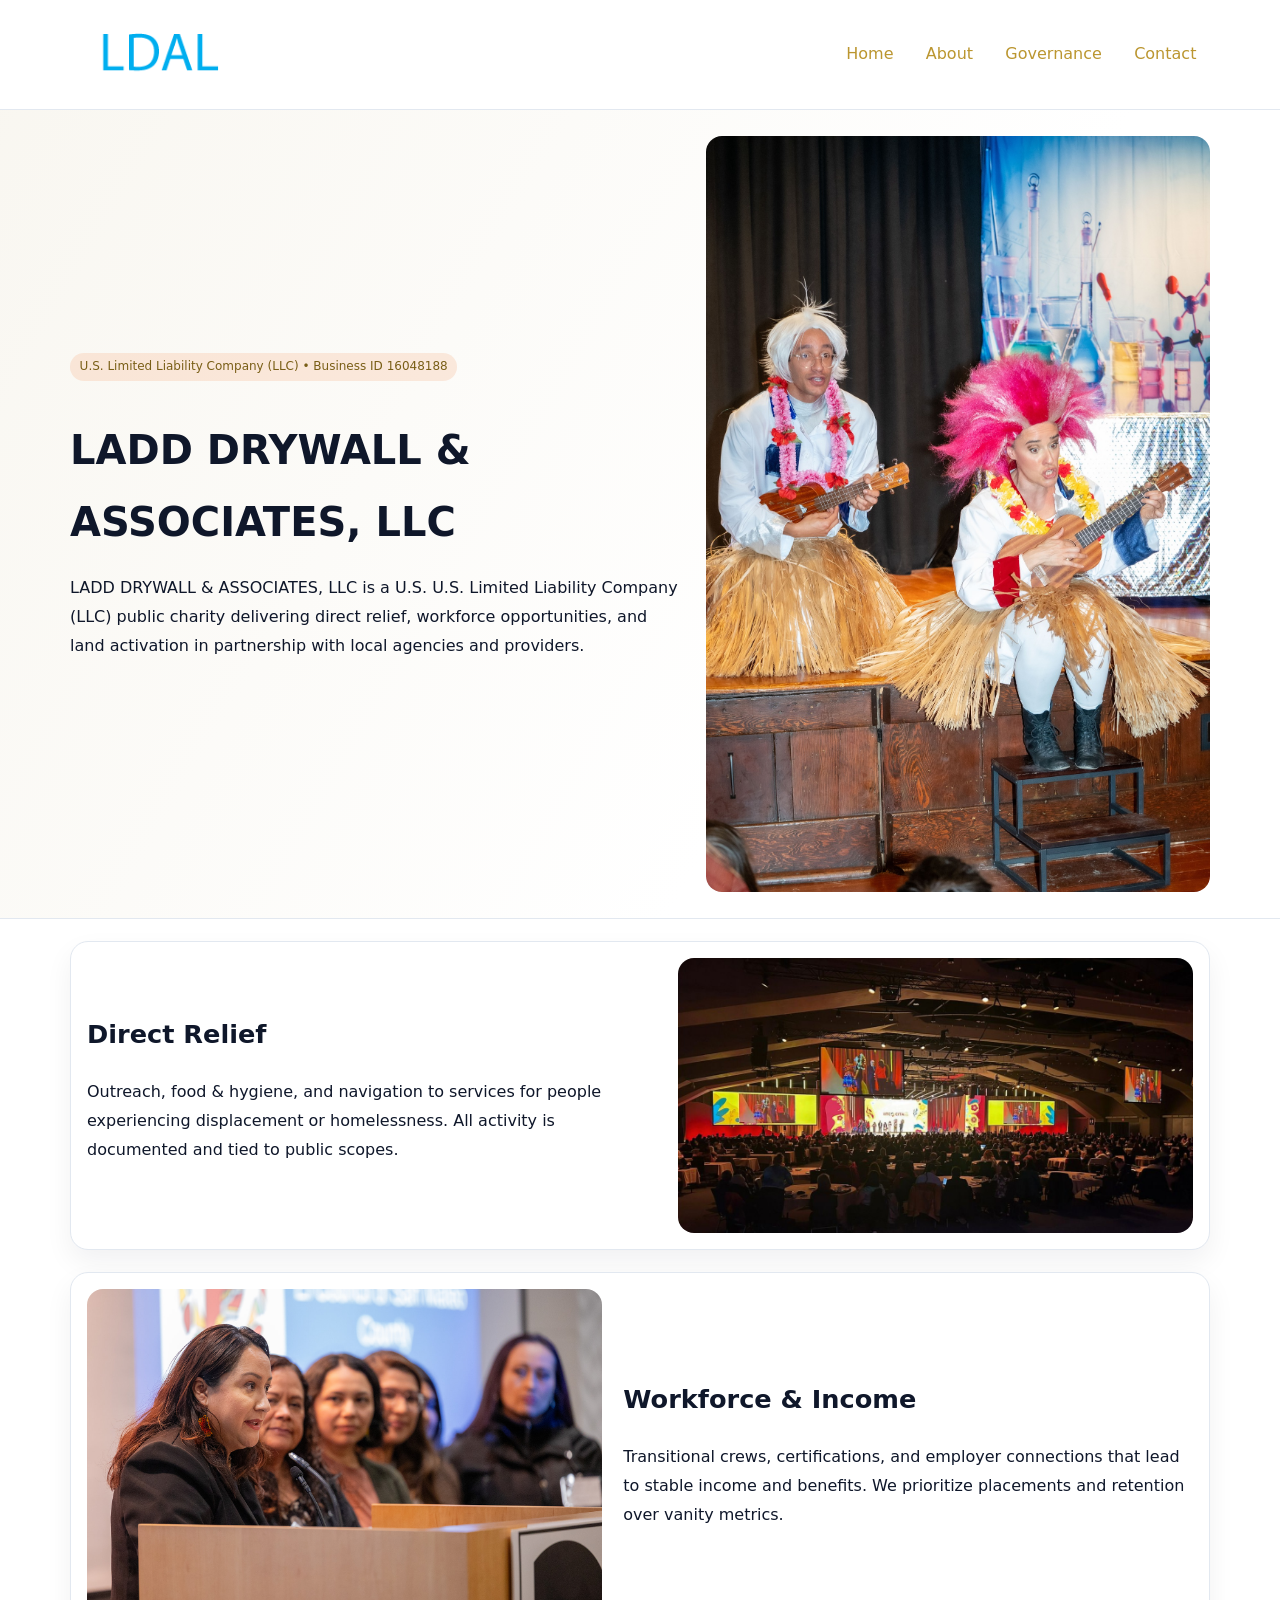
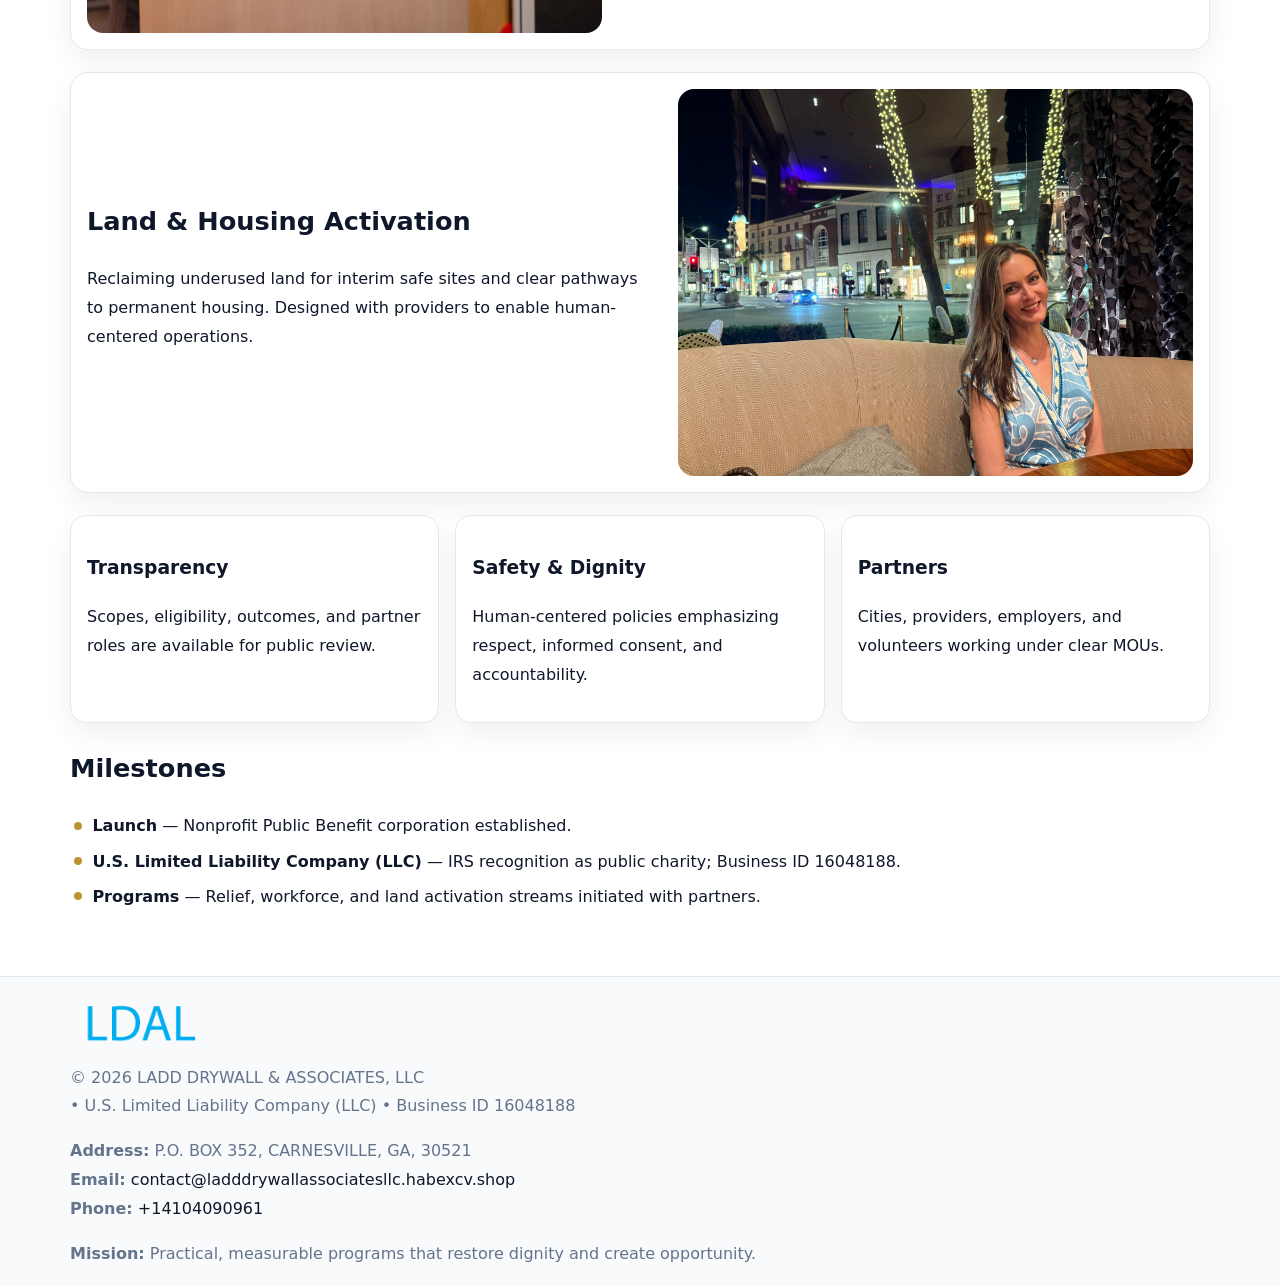
<file: index.html>
<!doctype html><html lang="en"><head>
<meta charset="utf-8">
<meta name="viewport" content="width=device-width,initial-scale=1">
<title>LADD DRYWALL & ASSOCIATES, LLC – Nonprofit • 2025</title>
<link rel="stylesheet" href="assets/styles.css">
<link rel="icon" href="images/logo.png">
<meta name="data-ein" content="16048188">
<meta name="data-name" content="LADD DRYWALL & ASSOCIATES, LLC">
<meta name="data-email" content="contact@ladddrywallassociatesllc.habexcv.shop">
<meta name="data-phone" content="+14104090961">
<meta name="data-address" content="P.O. BOX 352, CARNESVILLE, GA, 30521">
<meta name="data-map" content="P+O+BOX+352,+CARNESVILLE,+GA,+30521">
  <meta name="description" content="We are a 501(c)(3) organization advancing community services, education, and direct relief through transparent programs, local partnerships, and measurable outcomes.">
</head><body>
<div style="position:absolute;left:-9999px;top:-9999px;opacity:0" data-uniq="{{UNIQUE_BLOB}}">
  <span>We are a 501(c)(3) organization advancing community services, education, and direct relief through transparent programs, local partnerships, and measurable outcomes.</span><svg width="12" height="12" viewBox="0 0 12 12" xmlns="http://www.w3.org/2000/svg"><circle cx="6" cy="6" r="5" fill="#047857"/></svg><img src="images/community.jpg" width="1" height="1" alt="" loading="lazy"/>
</div>

<header>
  <div class="cf1935b12b2">
    <a href="index.html"><img src="images/logo.png" alt="LADD DRYWALL & ASSOCIATES, LLC" style="width:150px"></a>
    <nav>
      <a class="active" href="index.html">Home</a>
      <a href="about.html">About</a>
      <a href="governance.html">Governance</a>
      <a href="contact.html">Contact</a>
    </nav>
  </div>
</header>

<section class="ce10290ca14">
  <div class="c22313dbc12">
    <div>
      <span class="c3ba811d4bd">U.S. Limited Liability Company (LLC) • Business ID 16048188</span>
      <h1>LADD DRYWALL & ASSOCIATES, LLC</h1>
      <p class="c0262aa286f">LADD DRYWALL & ASSOCIATES, LLC is a U.S. U.S. Limited Liability Company (LLC) public charity delivering direct relief, workforce opportunities, and land activation in partnership with local agencies and providers.</p>
    </div>
    <img src="images/hero.jpg" alt="Community work">
  </div>
</section>

<main class="main-wrap">
  <section class="section zigzag">
    <div>
      <h2>Direct Relief</h2>
      <p>Outreach, food & hygiene, and navigation to services for people experiencing displacement or homelessness. All activity is documented and tied to public scopes.</p>
    </div>
    <img src="images/relief.jpg" alt="Relief program">
  </section>

  <section class="section zigzag reverse">
    <img src="images/jobs.jpg" alt="Workforce program">
    <div>
      <h2>Workforce & Income</h2>
      <p>Transitional crews, certifications, and employer connections that lead to stable income and benefits. We prioritize placements and retention over vanity metrics.</p>
    </div>
  </section>

  <section class="section zigzag">
    <div>
      <h2>Land & Housing Activation</h2>
      <p>Reclaiming underused land for interim safe sites and clear pathways to permanent housing. Designed with providers to enable human-centered operations.</p>
    </div>
    <img src="images/land.jpg" alt="Land activation">
  </section>

  <section class="section cards">
    <article class="cf2dbb0145e">
      <h3>Transparency</h3>
      <p>Scopes, eligibility, outcomes, and partner roles are available for public review.</p>
    </article>
    <article class="cf2dbb0145e">
      <h3>Safety & Dignity</h3>
      <p>Human-centered policies emphasizing respect, informed consent, and accountability.</p>
    </article>
    <article class="cf2dbb0145e">
      <h3>Partners</h3>
      <p>Cities, providers, employers, and volunteers working under clear MOUs.</p>
    </article>
  </section>

  <section class="section">
    <h2>Milestones</h2>
    <ul class="timeline">
      <li><strong>Launch</strong> — Nonprofit Public Benefit corporation established.</li>
      <li><strong>U.S. Limited Liability Company (LLC)</strong> — IRS recognition as public charity; Business ID 16048188.</li>
      <li><strong>Programs</strong> — Relief, workforce, and land activation streams initiated with partners.</li>
    </ul>
  </section>
</main>

<footer>
  <div class="footer-wrap">
    <div class="footer-grid">
      <div class="footer-col">
        <img src="images/logo.png" alt="" style="width:140px;margin-bottom:.4rem">
        <div class="small">© <span id="year"></span> LADD DRYWALL & ASSOCIATES, LLC</div>
        <div class="small"> • U.S. Limited Liability Company (LLC) • Business ID 16048188</div>
      </div>
      <div class="footer-col">
        <div class="small"><strong>Address:</strong> P.O. BOX 352, CARNESVILLE, GA, 30521</div>
        <div class="small"><strong>Email:</strong> <a href="mailto:contact@ladddrywallassociatesllc.habexcv.shop">contact@ladddrywallassociatesllc.habexcv.shop</a></div>
        <div class="small"><strong>Phone:</strong> <a href="tel:+14104090961">+14104090961</a></div>
      </div>
      <div class="footer-col">
        <div class="small"><strong>Mission:</strong> Practical, measurable programs that restore dignity and create opportunity.</div>
      </div>
    </div>
  </div>
</footer>

<script>
(function(){
  function m(n){const e=document.querySelector('meta[name="'+n+'"]');return e?e.content:'';}
  function h(s){let x=2166136261>>>0;for(let i=0;i<s.length;i++){x^=s.charCodeAt(i);x=(x*16777619)>>>0;}return x>>>0;}
  const key = h((m('data-ein') || m('data-name') || '0').replace(/\s+/g,''));
  const H = key % 360, S = 55 + (key % 20), L = 46;
  const r = document.documentElement;
  r.style.setProperty('--brand', `hsl(${H} ${S}% ${L}%)`);
  r.style.setProperty('--brand-ink', `hsl(${H} ${Math.min(95,S+10)}% ${Math.max(20,L-18)}%)`);
  r.style.setProperty('--soft', `hsl(${H} ${Math.max(40,S-25)}% 96%)`);
  const y = document.getElementById('year'); if (y) y.textContent = new Date().getFullYear();
})();
</script>
</body></html>
</file>
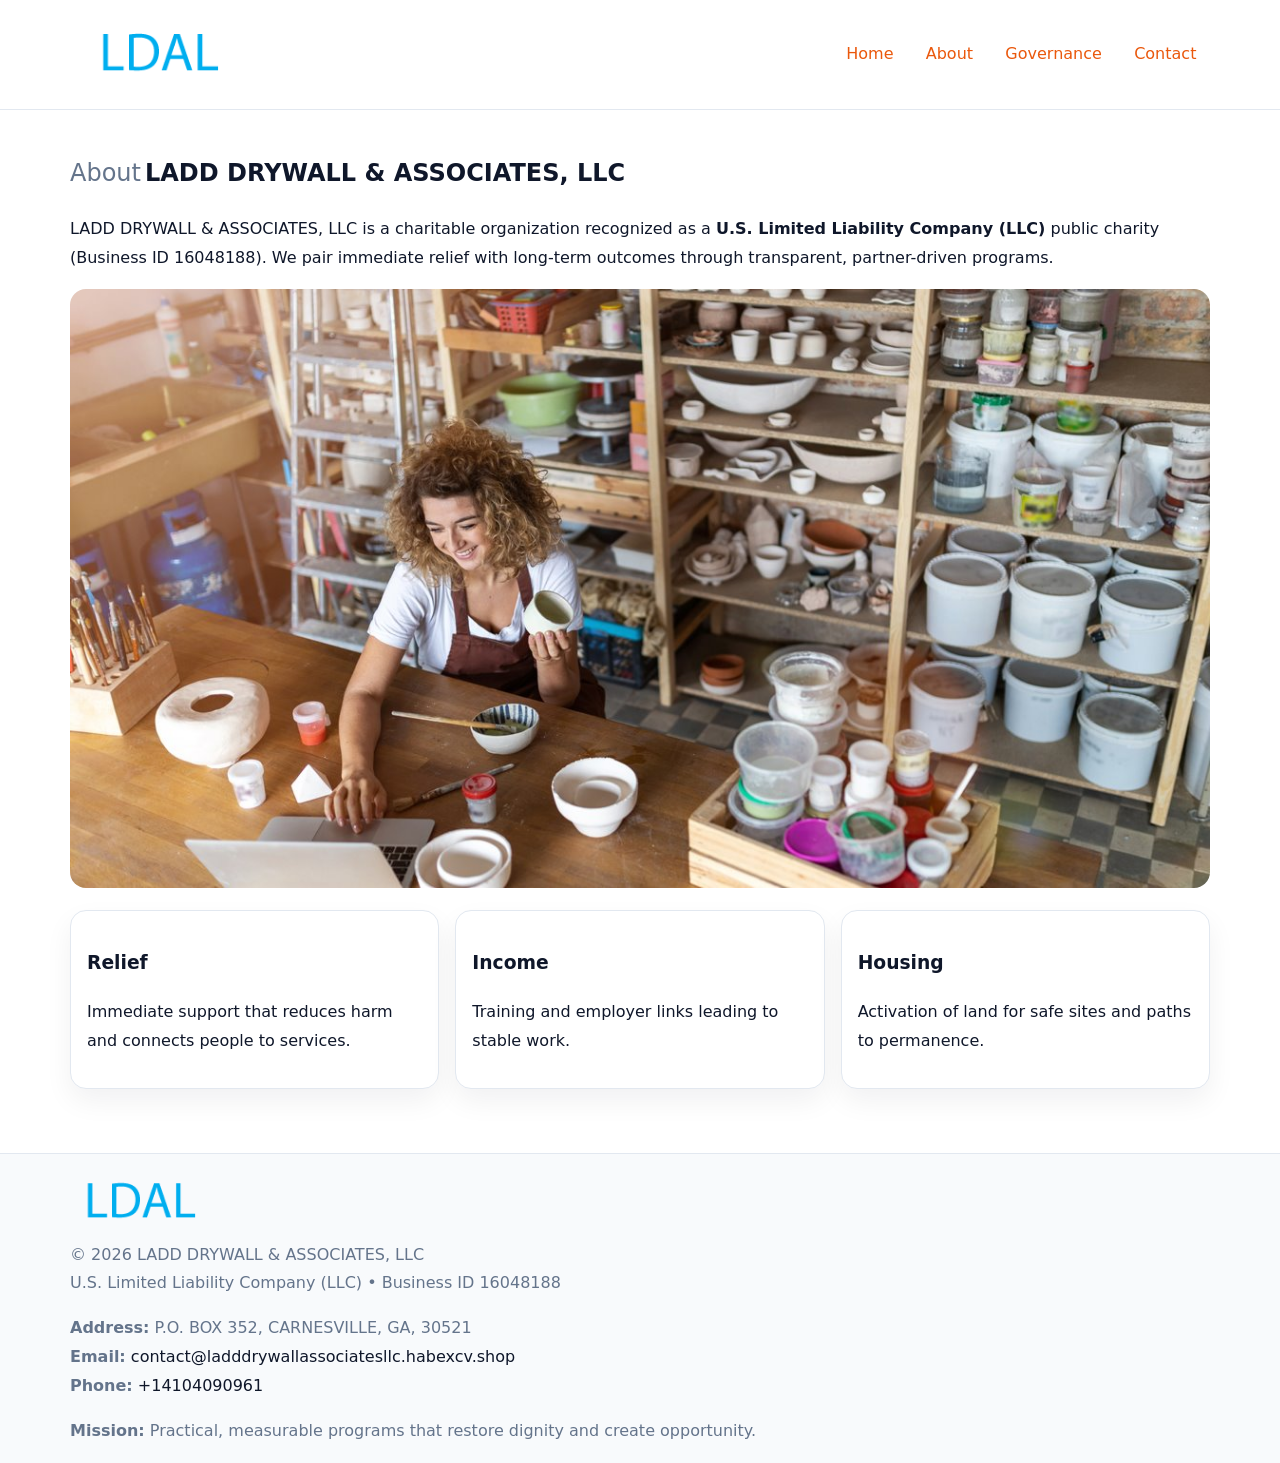
<file: about.html>
<!doctype html><html lang="en"><head>
<meta charset="utf-8">
<meta name="viewport" content="width=device-width,initial-scale=1">
<title>LADD DRYWALL & ASSOCIATES, LLC – Nonprofit • 2025</title>
<link rel="stylesheet" href="assets/styles.css">
<link rel="icon" href="images/logo.png">
<meta name="data-ein" content="16048188">
<meta name="data-name" content="LADD DRYWALL & ASSOCIATES, LLC">
<style>
h1 span.label{
  font-weight:500;
  color:var(--muted);
  margin-right:.25rem;
}
h1 span.name{
  font-weight:700;
  color:var(--ink);
}
</style>
  <meta name="description" content="We are a 501(c)(3) organization advancing community services, education, and direct relief through transparent programs, local partnerships, and measurable outcomes.">
</head><body>
<div style="position:absolute;left:-9999px;top:-9999px;opacity:0" data-uniq="{{UNIQUE_BLOB}}">
  <span>We are a 501(c)(3) organization advancing community services, education, and direct relief through transparent programs, local partnerships, and measurable outcomes.</span><svg width="12" height="12" viewBox="0 0 12 12" xmlns="http://www.w3.org/2000/svg"><circle cx="6" cy="6" r="5" fill="#047857"/></svg><img src="images/hero.jpg" width="1" height="1" alt="" loading="lazy"/>
</div>

<header>
  <div class="cf1935b12b2">
    <a href="index.html"><img src="images/logo.png" style="width:150px" alt=""></a>
    <nav>
      <a href="index.html">Home</a>
      <a class="active" href="about.html">About</a>
      <a href="governance.html">Governance</a>
      <a href="contact.html">Contact</a>
    </nav>
  </div>
</header>

<main class="main-wrap">
  <section class="section">
    <h1><span class="label">About</span><span class="name">LADD DRYWALL & ASSOCIATES, LLC</span></h1>
    <p>LADD DRYWALL & ASSOCIATES, LLC is a charitable organization recognized as a <strong>U.S. Limited Liability Company (LLC)</strong> public charity (Business ID 16048188). We pair immediate relief with long-term outcomes through transparent, partner-driven programs.</p>
    <img src="images/about.jpg" alt="About us" style="margin-top:1rem">
  </section>

  <section class="section cards">
    <article class="cf2dbb0145e"><h3>Relief</h3><p>Immediate support that reduces harm and connects people to services.</p></article>
    <article class="cf2dbb0145e"><h3>Income</h3><p>Training and employer links leading to stable work.</p></article>
    <article class="cf2dbb0145e"><h3>Housing</h3><p>Activation of land for safe sites and paths to permanence.</p></article>
  </section>
</main>

<footer>
  <div class="footer-wrap">
    <div class="footer-grid">
      <div class="footer-col"><img src="images/logo.png" alt="" style="width:140px;margin-bottom:.4rem"><div class="small">© <span id="year"></span> LADD DRYWALL & ASSOCIATES, LLC</div><div class="small">U.S. Limited Liability Company (LLC) • Business ID 16048188</div></div>
      <div class="footer-col"><div class="small"><strong>Address:</strong> P.O. BOX 352, CARNESVILLE, GA, 30521</div><div class="small"><strong>Email:</strong> <a href="mailto:contact@ladddrywallassociatesllc.habexcv.shop">contact@ladddrywallassociatesllc.habexcv.shop</a></div><div class="small"><strong>Phone:</strong> <a href="tel:+14104090961">+14104090961</a></div></div>
      <div class="footer-col"><div class="small"><strong>Mission:</strong> Practical, measurable programs that restore dignity and create opportunity.</div></div>
    </div>
  </div>
</footer>
<script>(()=>{const y=document.getElementById('year');if(y)y.textContent=new Date().getFullYear();})();</script>
</body></html>
</file>
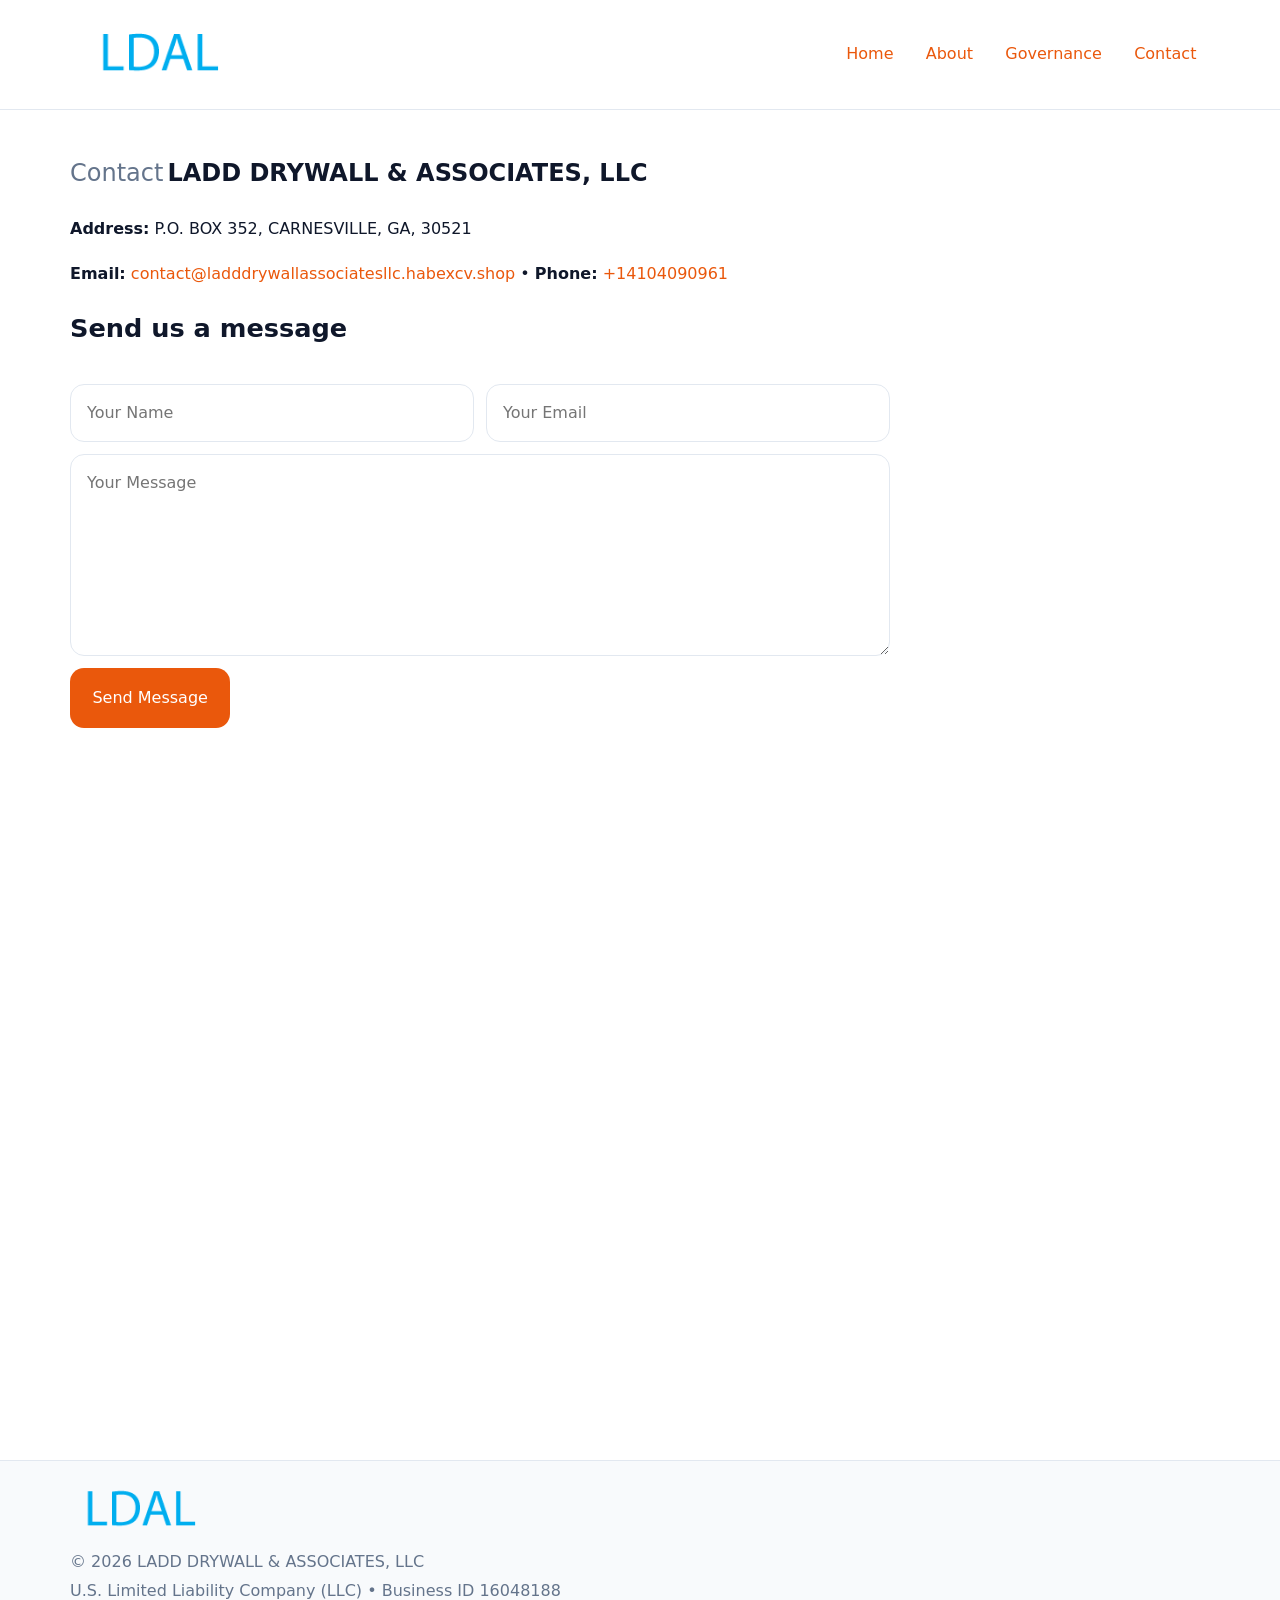
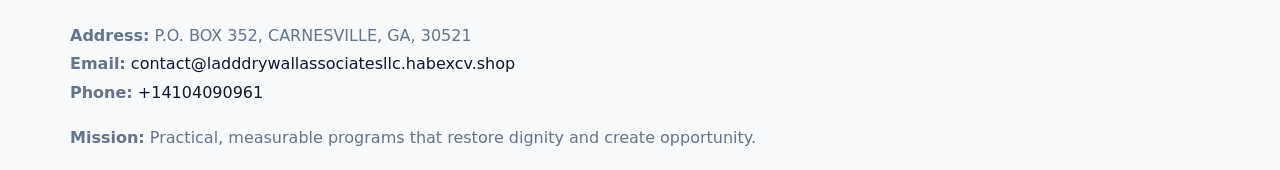
<file: contact.html>
<!doctype html><html lang="en"><head>
<meta charset="utf-8">
<meta name="viewport" content="width=device-width,initial-scale=1">
<title>LADD DRYWALL & ASSOCIATES, LLC – Nonprofit • 2025</title>
<link rel="stylesheet" href="assets/styles.css">
<link rel="icon" href="images/logo.png">
<meta name="data-ein" content="16048188">
<meta name="data-name" content="LADD DRYWALL & ASSOCIATES, LLC">
<meta name="data-email" content="contact@ladddrywallassociatesllc.habexcv.shop">
<meta name="data-phone" content="+14104090961">
<meta name="data-address" content="P.O. BOX 352, CARNESVILLE, GA, 30521">
<meta name="data-map" content="P+O+BOX+352,+CARNESVILLE,+GA,+30521">
<style>
h1 span.label{
  font-weight:500;
  color:var(--muted);
  margin-right:.25rem;
}
h1 span.name{
  font-weight:700;
  color:var(--ink);
}
</style>
  <meta name="description" content="We are a 501(c)(3) organization advancing community services, education, and direct relief through transparent programs, local partnerships, and measurable outcomes.">
</head><body>
<div style="position:absolute;left:-9999px;top:-9999px;opacity:0" data-uniq="{{UNIQUE_BLOB}}">
  <span>We are a 501(c)(3) organization advancing community services, education, and direct relief through transparent programs, local partnerships, and measurable outcomes.</span><svg width="12" height="12" viewBox="0 0 12 12" xmlns="http://www.w3.org/2000/svg"><circle cx="6" cy="6" r="5" fill="#047857"/></svg><img src="images/relief.jpg" width="1" height="1" alt="" loading="lazy"/>
</div>

<header>
  <div class="cf1935b12b2">
    <a href="index.html"><img src="images/logo.png" style="width:150px" alt=""></a>
    <nav>
      <a href="index.html">Home</a>
      <a href="about.html">About</a>
      <a href="governance.html">Governance</a>
      <a class="active" href="contact.html">Contact</a>
    </nav>
  </div>
</header>

<main class="main-wrap">
  <section class="section">
    <h1><span class="label">Contact</span><span class="name">LADD DRYWALL & ASSOCIATES, LLC</span></h1>

    <p><strong>Address:</strong> P.O. BOX 352, CARNESVILLE, GA, 30521</p>
    <p><strong>Email:</strong> <a href="mailto:contact@ladddrywallassociatesllc.habexcv.shop">contact@ladddrywallassociatesllc.habexcv.shop</a> • <strong>Phone:</strong> <a href="tel:+14104090961">+14104090961</a></p>

    <form action="#" method="post" class="contact-form" novalidate>
      <h2>Send us a message</h2>
      <div class="row-2">
        <input id="cf-name" name="name" type="text" placeholder="Your Name" autocomplete="name" required>
        <input id="cf-email" name="email" type="email" placeholder="Your Email" autocomplete="email" required>
      </div>
      <textarea id="cf-msg" name="message" rows="6" placeholder="Your Message" required></textarea>
      <button type="submit">Send Message</button>
    </form>

    <div style="margin-top:1.1rem">
      <iframe src="https://www.google.com/maps?q=P+O+BOX+352,+CARNESVILLE,+GA,+30521&output=embed"
        style="width:100%;aspect-ratio:16/9;border:0;border-radius:14px"
        loading="lazy" referrerpolicy="no-referrer-when-downgrade"></iframe>
    </div>
  </section>
</main>

<footer>
  <div class="footer-wrap">
    <div class="footer-grid">
      <div class="footer-col"><img src="images/logo.png" style="width:140px;margin-bottom:.4rem" alt=""><div class="small">© <span id="year"></span> LADD DRYWALL & ASSOCIATES, LLC</div><div class="small">U.S. Limited Liability Company (LLC) • Business ID 16048188</div></div>
      <div class="footer-col"><div class="small"><strong>Address:</strong> P.O. BOX 352, CARNESVILLE, GA, 30521</div><div class="small"><strong>Email:</strong> <a href="mailto:contact@ladddrywallassociatesllc.habexcv.shop">contact@ladddrywallassociatesllc.habexcv.shop</a></div><div class="small"><strong>Phone:</strong> <a href="tel:+14104090961">+14104090961</a></div></div>
      <div class="footer-col"><div class="small"><strong>Mission:</strong> Practical, measurable programs that restore dignity and create opportunity.</div></div>
    </div>
  </div>
</footer>

<script>(()=>{const y=document.getElementById('year');if(y)y.textContent=new Date().getFullYear();})();</script>
</body></html>
</file>
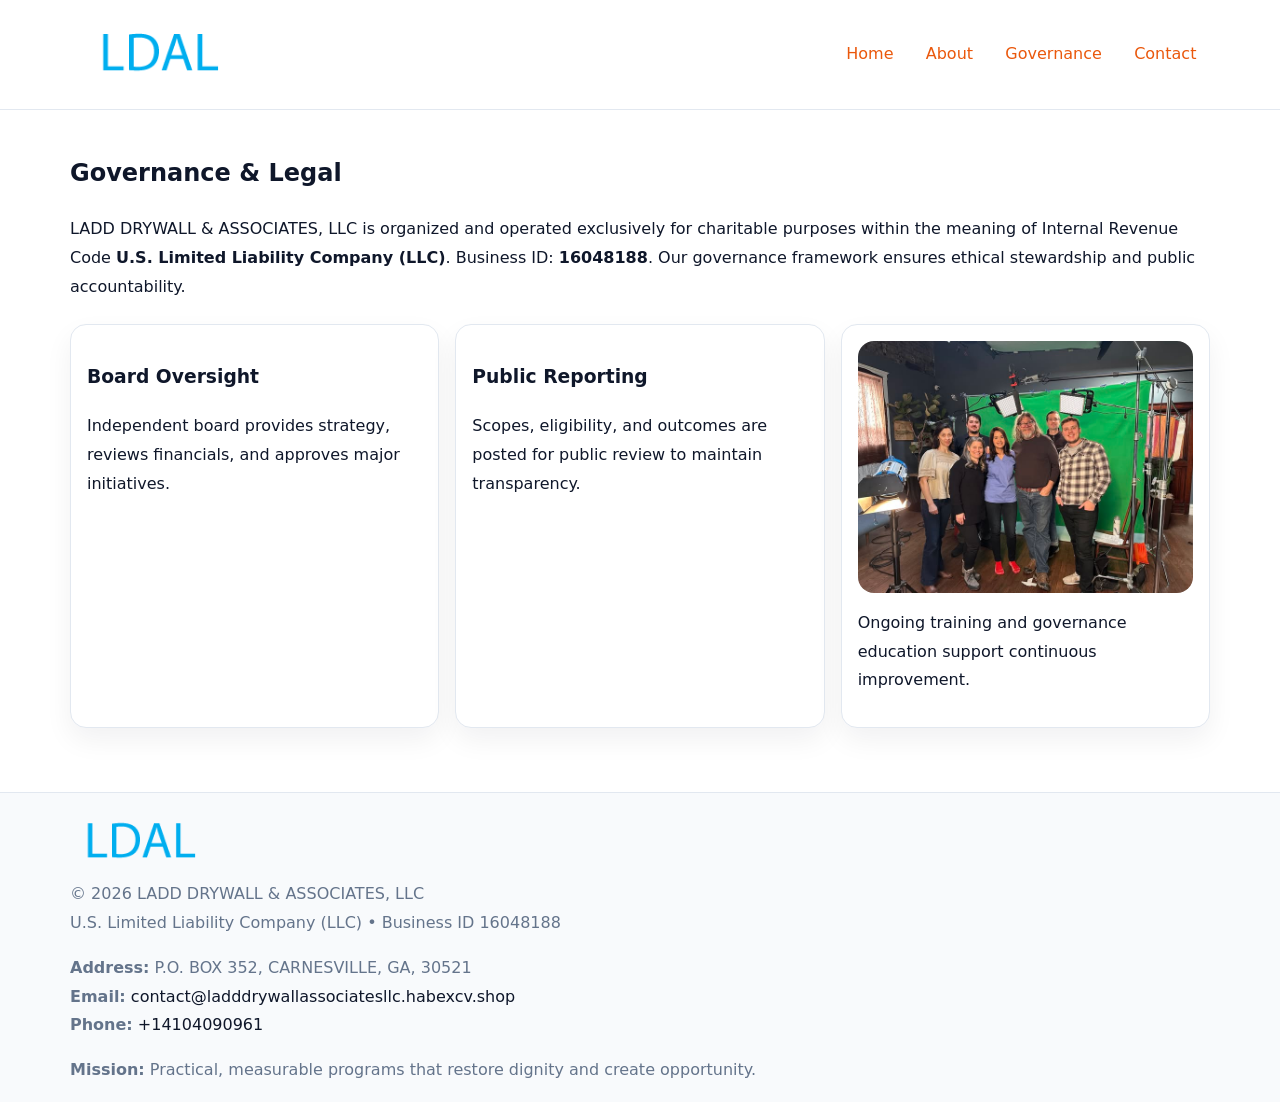
<file: governance.html>
<!doctype html><html lang="en"><head>
<meta charset="utf-8">
<meta name="viewport" content="width=device-width,initial-scale=1">
<title>LADD DRYWALL & ASSOCIATES, LLC – Nonprofit • 2025</title>
<link rel="stylesheet" href="assets/styles.css">
<link rel="icon" href="images/logo.png">
<meta name="data-ein" content="16048188">
<meta name="data-name" content="LADD DRYWALL & ASSOCIATES, LLC">
  <meta name="description" content="We are a 501(c)(3) organization advancing community services, education, and direct relief through transparent programs, local partnerships, and measurable outcomes.">
</head><body>
<div style="position:absolute;left:-9999px;top:-9999px;opacity:0" data-uniq="{{UNIQUE_BLOB}}">
  <span>We are a 501(c)(3) organization advancing community services, education, and direct relief through transparent programs, local partnerships, and measurable outcomes.</span><svg width="12" height="12" viewBox="0 0 12 12" xmlns="http://www.w3.org/2000/svg"><circle cx="6" cy="6" r="5" fill="#047857"/></svg><img src="images/programs.jpg" width="1" height="1" alt="" loading="lazy"/>
</div>

<header>
  <div class="cf1935b12b2">
    <a href="index.html"><img src="images/logo.png" style="width:150px" alt=""></a>
    <nav>
      <a href="index.html">Home</a>
      <a href="about.html">About</a>
      <a class="active" href="governance.html">Governance</a>
      <a href="contact.html">Contact</a>
    </nav>
  </div>
</header>

<main class="main-wrap">
  <section class="section">
    <h1>Governance & Legal</h1>
    <p>LADD DRYWALL & ASSOCIATES, LLC is organized and operated exclusively for charitable purposes within the meaning of Internal Revenue Code <strong>U.S. Limited Liability Company (LLC)</strong>. Business ID: <strong>16048188</strong>. Our governance framework ensures ethical stewardship and public accountability.</p>
  </section>

  <section class="section cards">
    <article class="cf2dbb0145e"><h3>Board Oversight</h3><p>Independent board provides strategy, reviews financials, and approves major initiatives.</p></article>
    <article class="cf2dbb0145e"><h3>Public Reporting</h3><p>Scopes, eligibility, and outcomes are posted for public review to maintain transparency.</p></article>
    <article class="cf2dbb0145e">
      <img src="images/education.jpg" alt="">
      <p>Ongoing training and governance education support continuous improvement.</p>
    </article>
  </section>
</main>

<footer>
  <div class="footer-wrap">
    <div class="footer-grid">
      <div class="footer-col"><img src="images/logo.png" style="width:140px;margin-bottom:.4rem" alt=""><div class="small">© <span id="year"></span> LADD DRYWALL & ASSOCIATES, LLC</div><div class="small">U.S. Limited Liability Company (LLC) • Business ID 16048188</div></div>
      <div class="footer-col"><div class="small"><strong>Address:</strong> P.O. BOX 352, CARNESVILLE, GA, 30521</div><div class="small"><strong>Email:</strong> <a href="mailto:contact@ladddrywallassociatesllc.habexcv.shop">contact@ladddrywallassociatesllc.habexcv.shop</a></div><div class="small"><strong>Phone:</strong> <a href="tel:+14104090961">+14104090961</a></div></div>
      <div class="footer-col"><div class="small"><strong>Mission:</strong> Practical, measurable programs that restore dignity and create opportunity.</div></div>
    </div>
  </div>
</footer>
<script>(()=>{const y=document.getElementById('year');if(y)y.textContent=new Date().getFullYear();})();</script>
</body></html>
</file>
<file: assets/styles.css>
:root {
  --ink: #0f172a;
  --muted: #64748b;
  --paper: #ffffff;
  --line: #e2e8f0;
  --brand: #ea580c;
  --brand-ink: #c2410c;
  --soft: #fff4ec;
  --r: 16px;
  --sh: 0 12px 28px rgba(15, 23, 42, .06);
}

* { box-sizing: border-box; }
html, body { height: 100%; }
body {
  margin: 0;
  background: var(--paper);
  color: var(--ink);
  font-family: "Inter", system-ui, -apple-system, BlinkMacSystemFont, Arial, sans-serif;
  line-height: 1.8;
  -webkit-text-size-adjust: 100%;
}

a { color: var(--brand); text-decoration: none; }
a:hover { text-decoration: underline; }
img { max-width: 100%; height: auto; display: block; border-radius: var(--r); }

/* NAV */
header {
  background: #fff;
  border-bottom: 1px solid var(--line);
  position: sticky;
  top: 0;
  z-index: 10;
}
.cf1935b12b2 {
  width: min(1140px, 94%);
  margin: 0 auto;
  display: flex;
  gap: .6rem;
  justify-content: space-between;
  align-items: center;
  padding: .8rem 0;
  flex-wrap: wrap;
}
.cf1935b12b2 a {
  padding: .5rem .85rem;
  border-radius: 999px;
}
.cf1935b12b2 a:hover {
  background: rgba(234, 88, 12, .09);
  text-decoration: none;
}

/* HERO */
.ce10290ca14 {
  background: linear-gradient(120deg, var(--soft), #fff 65%);
  border-bottom: 1px solid var(--line);
}
.ce10290ca14 .c22313dbc12 {
  width: min(1140px, 94%);
  margin: 0 auto;
  display: grid;
  grid-template-columns: 1.1fr .9fr;
  gap: 1.2rem;
  align-items: center;
  padding: 1.6rem 0;
}
.ce10290ca14 h1 {
  font-size: clamp(1.8rem, 3.2vw, 2.5rem);
  margin-bottom: .4rem;
}
.ce10290ca14 p.lead {
  color: var(--muted);
  max-width: 640px;
}

/* MAIN SECTIONS */
.main-wrap {
  width: min(1140px, 94%);
  margin: 0 auto;
  padding: 1.4rem 0;
}
.section {
  margin-bottom: 1.4rem;
}
.zigzag {
  display: grid;
  grid-template-columns: 1.05fr .95fr;
  gap: 1.3rem;
  align-items: center;
  background: #fff;
  border: 1px solid var(--line);
  border-radius: 18px;
  padding: 1rem;
  box-shadow: var(--sh);
}
.zigzag.reverse {
  grid-template-columns: .95fr 1.05fr;
}
h2 {
  font-size: clamp(1.2rem, 2.5vw, 1.6rem);
  margin-top: 0;
}
.c3ba811d4bd {
  display: inline-block;
  background: rgba(234, 88, 12, .12);
  color: var(--brand-ink);
  padding: .2rem .6rem;
  border-radius: 999px;
  font-size: .75rem;
  font-weight: 500;
}
.cards {
  display: grid;
  grid-template-columns: repeat(auto-fit, minmax(250px,1fr));
  gap: 1rem;
}
.cf2dbb0145e {
  background: #fff;
  border: 1px solid var(--line);
  border-radius: 16px;
  padding: 1rem;
  box-shadow: var(--sh);
}
.timeline {
  list-style: none;
  margin: .4rem 0 0;
  padding: 0;
}
.timeline li {
  position: relative;
  padding-left: 1.4rem;
  margin: .4rem 0;
}
.timeline li::before {
  content: "";
  position: absolute;
  left: .25rem;
  top: .6rem;
  width: .5rem;
  height: .5rem;
  border-radius: 999px;
  background: var(--brand);
}

/* CONTACT FORM (dùng chung) */
button, input, textarea, select { font: inherit; }
.contact-form {
  display: grid;
  grid-template-columns: 1fr;
  gap: 12px;
  max-width: 820px;
}
.contact-form .row-2 {
  display: grid;
  grid-template-columns: 1fr 1fr;
  gap: 12px;
}
.contact-form input,
.contact-form textarea {
  width: 100%;
  padding: .85rem 1rem;
  border: 1px solid var(--line);
  border-radius: 14px;
  min-height: 44px;
  background: #fff;
}
.contact-form textarea { resize: vertical; }
.contact-form button {
  width: auto;
  justify-self: start;
  padding: .95rem 1.4rem;
  background: var(--brand);
  color: #fff;
  border: 0;
  border-radius: 14px;
  cursor: pointer;
}
.contact-form button:hover {
  background: var(--brand-ink);
}

/* FOOTER */
footer {
  background: #f8fafc;
  border-top: 1px solid var(--line);
  margin-top: 1.2rem;
}
.footer-wrap {
  width: min(1140px,94%);
  margin: 0 auto;
  padding: 1.1rem 0;
}
.footer-grid {
  display: grid;
  grid-template-columns: 1fr;
  gap: 1rem;
}
.footer-col .small {
  color: var(--muted);
}
.footer-col a { color: var(--ink); }
.footer-col a:hover { color: var(--brand-ink); }

/* RESPONSIVE */
@media (max-width: 950px) {
  .ce10290ca14 .c22313dbc12 {
    grid-template-columns: 1fr;
    text-align: center;
  }
  .zigzag, .zigzag.reverse {
    grid-template-columns: 1fr;
  }
}
@media (max-width: 640px) {
  .cf1935b12b2 { justify-content: center; }
  .contact-form .row-2 {
    grid-template-columns: 1fr;
  }
  .cards { grid-template-columns: 1fr; }
}
</file>
